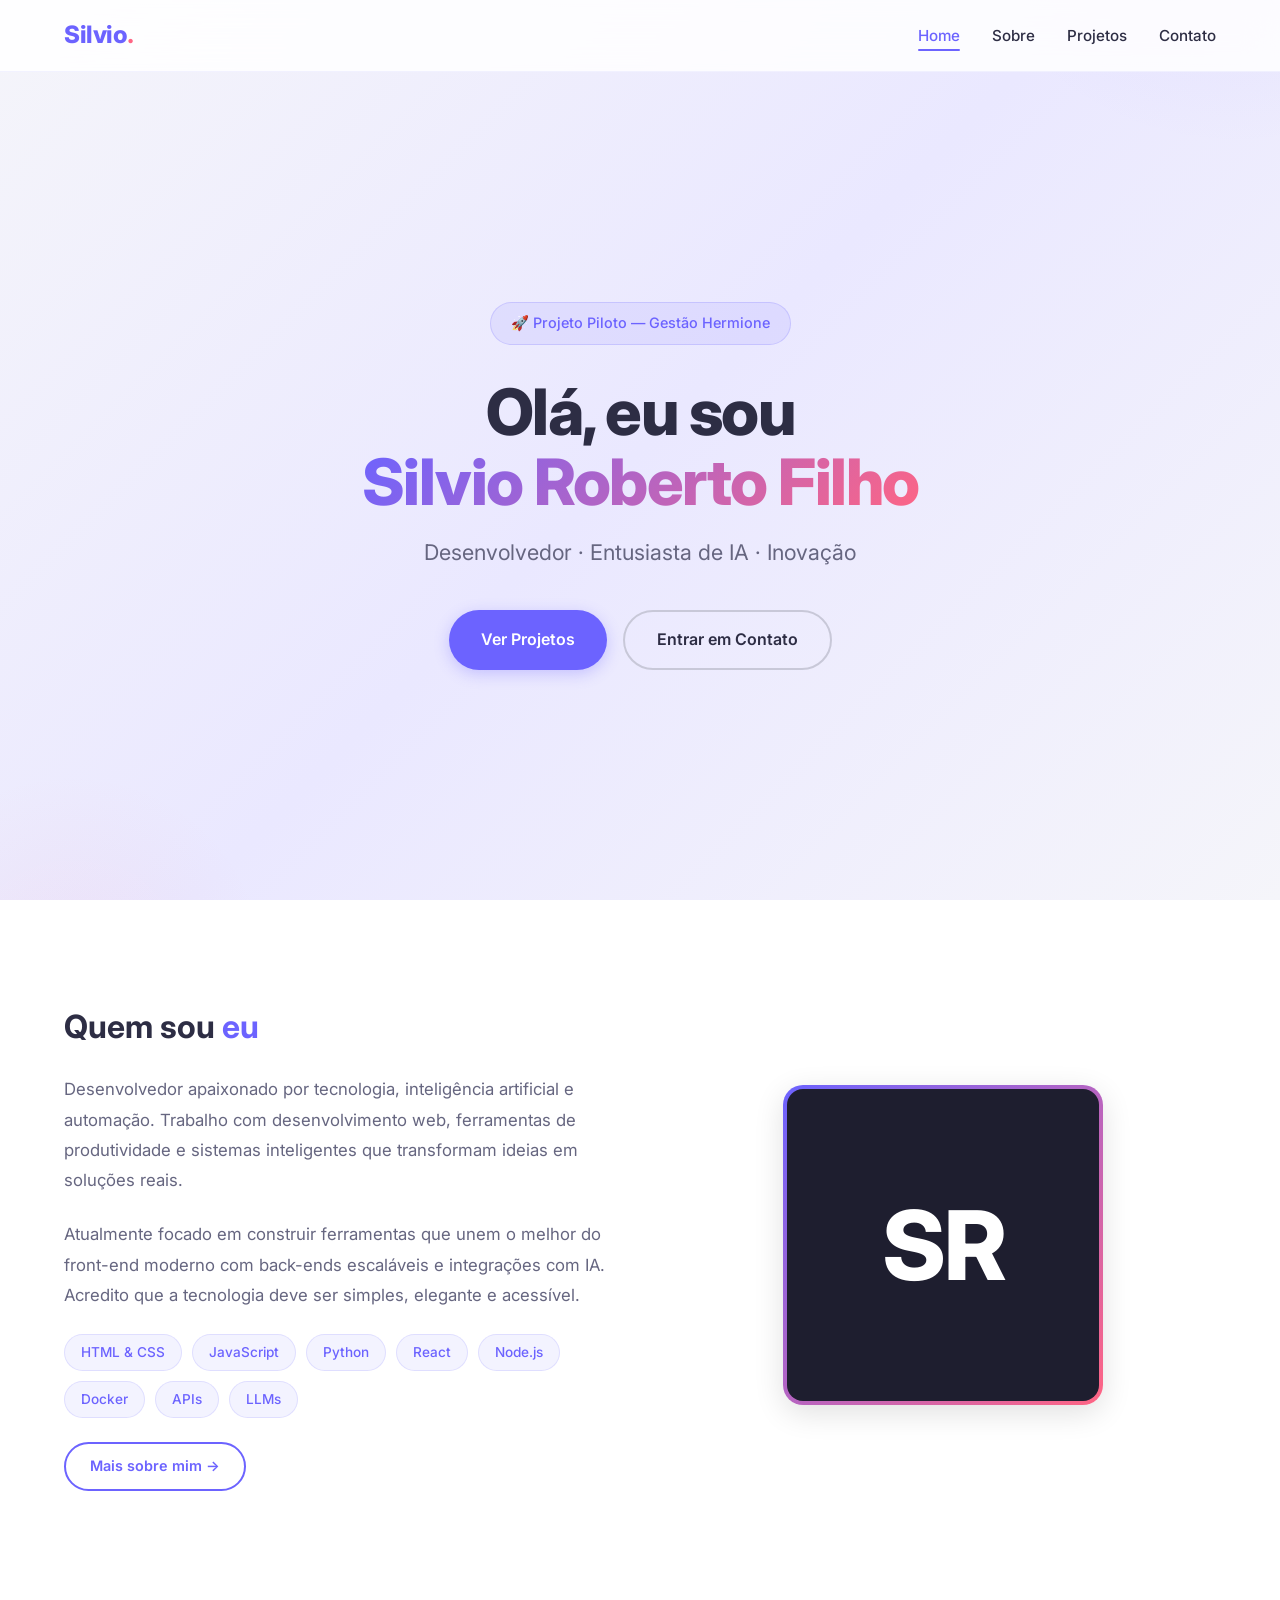
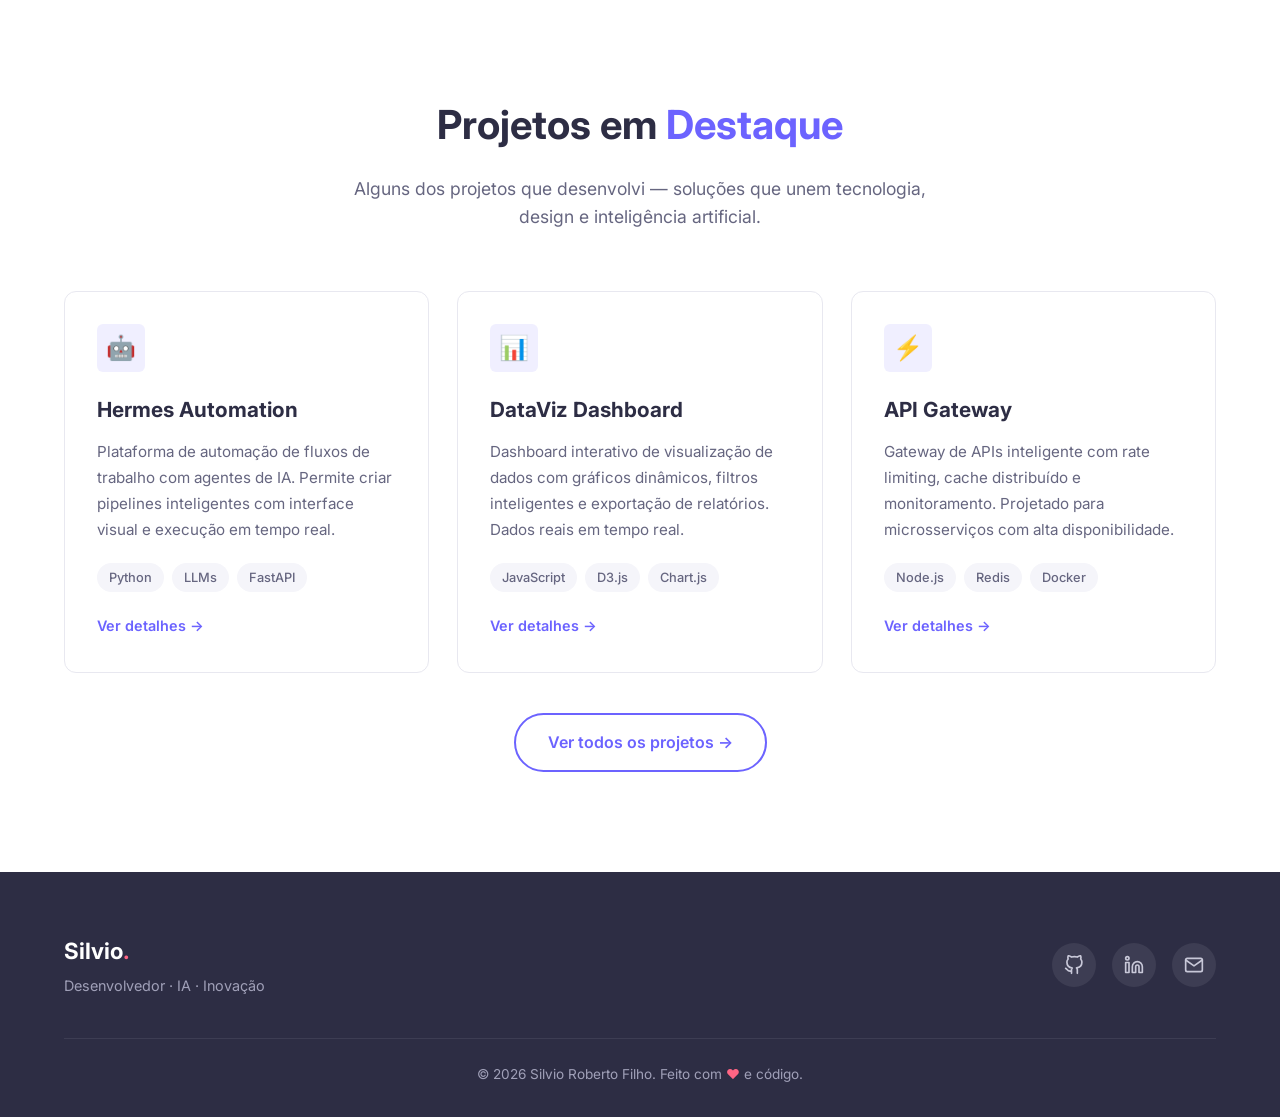
<file: index.html>
<!DOCTYPE html>
<html lang="pt-BR">
<head>
  <meta charset="UTF-8">
  <meta name="viewport" content="width=device-width, initial-scale=1.0">
  <meta name="description" content="Silvio Roberto Filho — Desenvolvedor, entusiasta de tecnologia e IA. Conheça meus projetos e entre em contato.">
  <title>Silvio Roberto Filho — Desenvolvedor & IA</title>
  <link rel="icon" type="image/svg+xml" href="data:image/svg+xml,<svg xmlns='http://www.w3.org/2000/svg' viewBox='0 0 100 100'><text y='0.9em' font-size='90'>🚀</text></svg>">
  <link rel="preconnect" href="https://fonts.googleapis.com">
  <link rel="preconnect" href="https://fonts.gstatic.com" crossorigin>
  <link href="https://fonts.googleapis.com/css2?family=Inter:wght@400;500;600;700;800&display=swap" rel="stylesheet">
  <link rel="stylesheet" href="css/style.css">
</head>
<body>

  <!-- ===== Navbar ===== -->
  <nav class="navbar" role="navigation" aria-label="Navegação principal">
    <div class="container">
      <a href="index.html" class="logo">Silvio<span>.</span></a>
      <button class="hamburger" aria-label="Abrir menu" aria-expanded="false">
        <span></span>
        <span></span>
        <span></span>
      </button>
      <ul class="nav-links">
        <li><a href="index.html" class="active">Home</a></li>
        <li><a href="sobre.html">Sobre</a></li>
        <li><a href="projetos.html">Projetos</a></li>
        <li><a href="contato.html">Contato</a></li>
      </ul>
    </div>
  </nav>

  <!-- ===== Hero Section ===== -->
  <section class="hero" id="home">
    <div class="hero-content">
      <div class="hero-badge">🚀 Projeto Piloto — Gestão Hermione</div>
      <h1 class="hero-title">
        Olá, eu sou<br>
        <span class="highlight">Silvio Roberto Filho</span>
      </h1>
      <p class="hero-subtitle">Desenvolvedor · Entusiasta de IA · Inovação</p>
      <div class="hero-actions">
        <a href="projetos.html" class="btn btn-primary">Ver Projetos</a>
        <a href="contato.html" class="btn btn-secondary">Entrar em Contato</a>
      </div>
    </div>
  </section>

  <!-- ===== About Preview ===== -->
  <section class="section about-preview" id="about">
    <div class="container">
      <div class="about-preview-content">
        <h2>Quem sou <span class="highlight">eu</span></h2>
        <p>
          Desenvolvedor apaixonado por tecnologia, inteligência artificial e automação.
          Trabalho com desenvolvimento web, ferramentas de produtividade e sistemas inteligentes
          que transformam ideias em soluções reais.
        </p>
        <p>
          Atualmente focado em construir ferramentas que unem o melhor do front-end moderno
          com back-ends escaláveis e integrações com IA. Acredito que a tecnologia deve ser
          simples, elegante e acessível.
        </p>
        <div class="skills-tags">
          <span class="skill-tag">HTML & CSS</span>
          <span class="skill-tag">JavaScript</span>
          <span class="skill-tag">Python</span>
          <span class="skill-tag">React</span>
          <span class="skill-tag">Node.js</span>
          <span class="skill-tag">Docker</span>
          <span class="skill-tag">APIs</span>
          <span class="skill-tag">LLMs</span>
        </div>
        <a href="sobre.html" class="btn btn-outline btn-sm" style="margin-top: 24px;">Mais sobre mim →</a>
      </div>
      <div class="about-preview-image">
        <div class="avatar-placeholder">
          <span class="initials">SR</span>
        </div>
      </div>
    </div>
  </section>

  <!-- ===== Featured Projects ===== -->
  <section class="section projects" id="projects">
    <div class="container">
      <h2 class="section-title">Projetos em <span class="highlight">Destaque</span></h2>
      <p class="section-subtitle">
        Alguns dos projetos que desenvolvi — soluções que unem tecnologia, design e inteligência artificial.
      </p>

      <div class="projects-grid">
        <div class="project-card">
          <div class="project-icon">🤖</div>
          <h3>Hermes Automation</h3>
          <p>Plataforma de automação de fluxos de trabalho com agentes de IA. Permite criar pipelines inteligentes com interface visual e execução em tempo real.</p>
          <div class="project-tags">
            <span>Python</span>
            <span>LLMs</span>
            <span>FastAPI</span>
          </div>
          <a href="projetos.html" class="project-link">Ver detalhes →</a>
        </div>

        <div class="project-card">
          <div class="project-icon">📊</div>
          <h3>DataViz Dashboard</h3>
          <p>Dashboard interativo de visualização de dados com gráficos dinâmicos, filtros inteligentes e exportação de relatórios. Dados reais em tempo real.</p>
          <div class="project-tags">
            <span>JavaScript</span>
            <span>D3.js</span>
            <span>Chart.js</span>
          </div>
          <a href="projetos.html" class="project-link">Ver detalhes →</a>
        </div>

        <div class="project-card">
          <div class="project-icon">⚡</div>
          <h3>API Gateway</h3>
          <p>Gateway de APIs inteligente com rate limiting, cache distribuído e monitoramento. Projetado para microsserviços com alta disponibilidade.</p>
          <div class="project-tags">
            <span>Node.js</span>
            <span>Redis</span>
            <span>Docker</span>
          </div>
          <a href="projetos.html" class="project-link">Ver detalhes →</a>
        </div>
      </div>

      <div style="text-align: center; margin-top: 40px;">
        <a href="projetos.html" class="btn btn-outline">Ver todos os projetos →</a>
      </div>
    </div>
  </section>

  <!-- ===== Footer ===== -->
  <footer class="footer" id="contact">
    <div class="container">
      <div class="footer-content">
        <div class="footer-brand">
          <h3>Silvio<span>.</span></h3>
          <p>Desenvolvedor · IA · Inovação</p>
        </div>
        <div class="footer-social">
          <a href="https://github.com" target="_blank" rel="noopener noreferrer" aria-label="GitHub">
            <svg width="20" height="20" viewBox="0 0 24 24" fill="none" stroke="currentColor" stroke-width="2" stroke-linecap="round" stroke-linejoin="round"><path d="M9 19c-5 1.5-5-2.5-7-3m14 6v-3.87a3.37 3.37 0 0 0-.94-2.61c3.14-.35 6.44-1.54 6.44-7A5.44 5.44 0 0 0 20 4.77 5.07 5.07 0 0 0 19.91 1S18.73.65 16 2.48a13.38 13.38 0 0 0-7 0C6.27.65 5.09 1 5.09 1A5.07 5.07 0 0 0 5 4.77a5.44 5.44 0 0 0-1.5 3.78c0 5.42 3.3 6.61 6.44 7A3.37 3.37 0 0 0 9 18.13V22"/></svg>
          </a>
          <a href="https://linkedin.com" target="_blank" rel="noopener noreferrer" aria-label="LinkedIn">
            <svg width="20" height="20" viewBox="0 0 24 24" fill="none" stroke="currentColor" stroke-width="2" stroke-linecap="round" stroke-linejoin="round"><path d="M16 8a6 6 0 0 1 6 6v7h-4v-7a2 2 0 0 0-2-2 2 2 0 0 0-2 2v7h-4v-7a6 6 0 0 1 6-6z"/><rect x="2" y="9" width="4" height="12"/><circle cx="4" cy="4" r="2"/></svg>
          </a>
          <a href="mailto:silvio@exemplo.com" aria-label="Email">
            <svg width="20" height="20" viewBox="0 0 24 24" fill="none" stroke="currentColor" stroke-width="2" stroke-linecap="round" stroke-linejoin="round"><path d="M4 4h16c1.1 0 2 .9 2 2v12c0 1.1-.9 2-2 2H4c-1.1 0-2-.9-2-2V6c0-1.1.9-2 2-2z"/><polyline points="22,6 12,13 2,6"/></svg>
          </a>
        </div>
      </div>
      <div class="footer-bottom">
        <p>&copy; <span id="currentYear">2025</span> Silvio Roberto Filho. Feito com <span style="color: var(--color-secondary);">❤</span> e código.</p>
      </div>
    </div>
  </footer>

  <!-- ===== Scroll to Top ===== -->
  <button class="scroll-top" aria-label="Voltar ao topo">
    <svg width="20" height="20" viewBox="0 0 24 24" fill="none" stroke="currentColor" stroke-width="2.5" stroke-linecap="round" stroke-linejoin="round"><polyline points="18 15 12 9 6 15"/></svg>
  </button>

  <script src="js/script.js"></script>
</body>
</html>
</file>
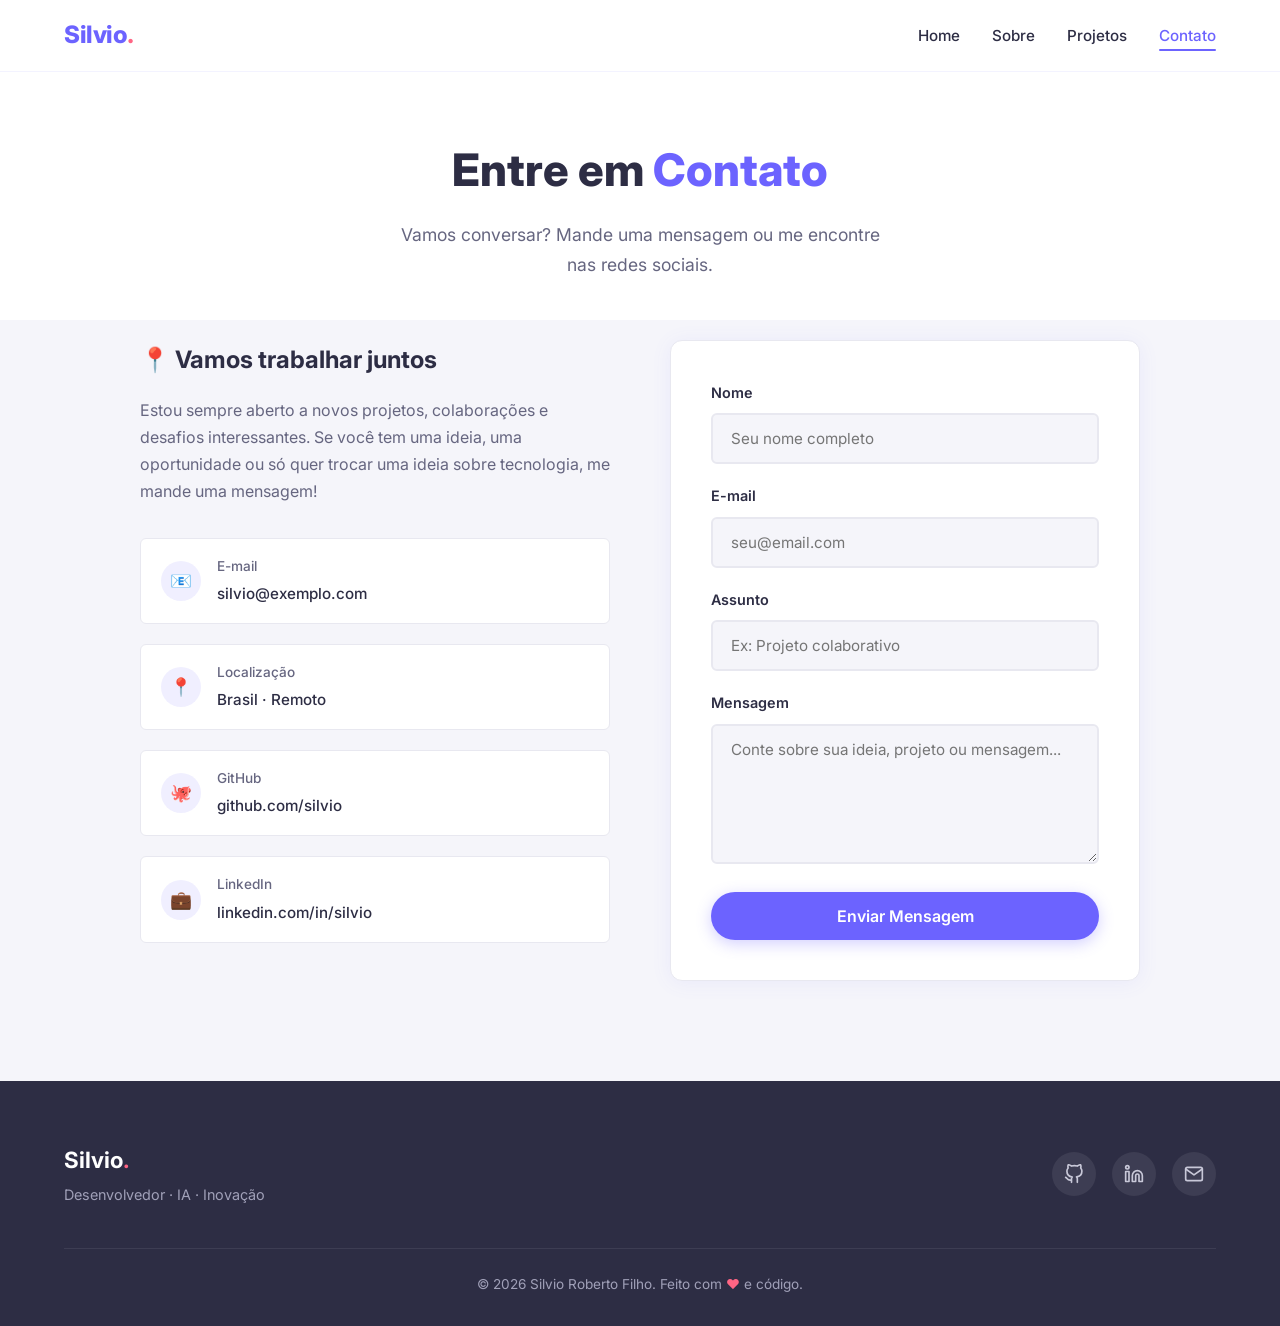
<file: contato.html>
<!DOCTYPE html>
<html lang="pt-BR">
<head>
  <meta charset="UTF-8">
  <meta name="viewport" content="width=device-width, initial-scale=1.0">
  <meta name="description" content="Entre em contato com Silvio Roberto Filho — formulário, e-mail e redes sociais.">
  <title>Contato — Silvio Roberto Filho</title>
  <link rel="icon" type="image/svg+xml" href="data:image/svg+xml,<svg xmlns='http://www.w3.org/2000/svg' viewBox='0 0 100 100'><text y='0.9em' font-size='90'>🚀</text></svg>">
  <link rel="preconnect" href="https://fonts.googleapis.com">
  <link rel="preconnect" href="https://fonts.gstatic.com" crossorigin>
  <link href="https://fonts.googleapis.com/css2?family=Inter:wght@400;500;600;700;800&display=swap" rel="stylesheet">
  <link rel="stylesheet" href="css/style.css">
</head>
<body>

  <!-- ===== Navbar ===== -->
  <nav class="navbar" role="navigation" aria-label="Navegação principal">
    <div class="container">
      <a href="index.html" class="logo">Silvio<span>.</span></a>
      <button class="hamburger" aria-label="Abrir menu" aria-expanded="false">
        <span></span>
        <span></span>
        <span></span>
      </button>
      <ul class="nav-links">
        <li><a href="index.html">Home</a></li>
        <li><a href="sobre.html">Sobre</a></li>
        <li><a href="projetos.html">Projetos</a></li>
        <li><a href="contato.html" class="active">Contato</a></li>
      </ul>
    </div>
  </nav>

  <!-- ===== Page Header ===== -->
  <section class="page-header">
    <div class="container">
      <h1>Entre em <span class="highlight">Contato</span></h1>
      <p>Vamos conversar? Mande uma mensagem ou me encontre nas redes sociais.</p>
    </div>
  </section>

  <!-- ===== Contact Section ===== -->
  <section class="section contact-section" style="padding-top: 20px;">
    <div class="container">
      <div class="contact-wrapper">

        <!-- Contact Info -->
        <div class="contact-info">
          <h3>📍 Vamos trabalhar juntos</h3>
          <p>
            Estou sempre aberto a novos projetos, colaborações e desafios interessantes.
            Se você tem uma ideia, uma oportunidade ou só quer trocar uma ideia sobre
            tecnologia, me mande uma mensagem!
          </p>

          <div class="contact-item">
            <div class="contact-item-icon">📧</div>
            <div class="contact-item-text">
              <strong>E-mail</strong>
              <a href="mailto:silvio@exemplo.com">silvio@exemplo.com</a>
            </div>
          </div>

          <div class="contact-item">
            <div class="contact-item-icon">📍</div>
            <div class="contact-item-text">
              <strong>Localização</strong>
              <span>Brasil · Remoto</span>
            </div>
          </div>

          <div class="contact-item">
            <div class="contact-item-icon">🐙</div>
            <div class="contact-item-text">
              <strong>GitHub</strong>
              <a href="https://github.com" target="_blank" rel="noopener noreferrer">github.com/silvio</a>
            </div>
          </div>

          <div class="contact-item">
            <div class="contact-item-icon">💼</div>
            <div class="contact-item-text">
              <strong>LinkedIn</strong>
              <a href="https://linkedin.com" target="_blank" rel="noopener noreferrer">linkedin.com/in/silvio</a>
            </div>
          </div>
        </div>

        <!-- Contact Form -->
        <div class="contact-form" id="contactFormWrapper">
          <form id="contactForm" novalidate>
            <div class="form-group">
              <label for="nome">Nome</label>
              <input type="text" id="nome" name="nome" placeholder="Seu nome completo" required autocomplete="name">
            </div>

            <div class="form-group">
              <label for="email">E-mail</label>
              <input type="email" id="email" name="email" placeholder="seu@email.com" required autocomplete="email">
            </div>

            <div class="form-group">
              <label for="assunto">Assunto</label>
              <input type="text" id="assunto" name="assunto" placeholder="Ex: Projeto colaborativo" autocomplete="off">
            </div>

            <div class="form-group">
              <label for="mensagem">Mensagem</label>
              <textarea id="mensagem" name="mensagem" placeholder="Conte sobre sua ideia, projeto ou mensagem..." required></textarea>
            </div>

            <button type="submit" class="btn btn-primary" style="width: 100%; justify-content: center;">
              Enviar Mensagem
            </button>
          </form>

          <!-- Success Message -->
          <div class="form-success" id="formSuccess">
            <div class="success-icon">✅</div>
            <h3>Mensagem enviada!</h3>
            <p>Obrigado pelo contato! Responderei assim que possível.</p>
          </div>
        </div>

      </div>
    </div>
  </section>

  <!-- ===== Footer ===== -->
  <footer class="footer">
    <div class="container">
      <div class="footer-content">
        <div class="footer-brand">
          <h3>Silvio<span>.</span></h3>
          <p>Desenvolvedor · IA · Inovação</p>
        </div>
        <div class="footer-social">
          <a href="https://github.com" target="_blank" rel="noopener noreferrer" aria-label="GitHub">
            <svg width="20" height="20" viewBox="0 0 24 24" fill="none" stroke="currentColor" stroke-width="2" stroke-linecap="round" stroke-linejoin="round"><path d="M9 19c-5 1.5-5-2.5-7-3m14 6v-3.87a3.37 3.37 0 0 0-.94-2.61c3.14-.35 6.44-1.54 6.44-7A5.44 5.44 0 0 0 20 4.77 5.07 5.07 0 0 0 19.91 1S18.73.65 16 2.48a13.38 13.38 0 0 0-7 0C6.27.65 5.09 1 5.09 1A5.07 5.07 0 0 0 5 4.77a5.44 5.44 0 0 0-1.5 3.78c0 5.42 3.3 6.61 6.44 7A3.37 3.37 0 0 0 9 18.13V22"/></svg>
          </a>
          <a href="https://linkedin.com" target="_blank" rel="noopener noreferrer" aria-label="LinkedIn">
            <svg width="20" height="20" viewBox="0 0 24 24" fill="none" stroke="currentColor" stroke-width="2" stroke-linecap="round" stroke-linejoin="round"><path d="M16 8a6 6 0 0 1 6 6v7h-4v-7a2 2 0 0 0-2-2 2 2 0 0 0-2 2v7h-4v-7a6 6 0 0 1 6-6z"/><rect x="2" y="9" width="4" height="12"/><circle cx="4" cy="4" r="2"/></svg>
          </a>
          <a href="mailto:silvio@exemplo.com" aria-label="Email">
            <svg width="20" height="20" viewBox="0 0 24 24" fill="none" stroke="currentColor" stroke-width="2" stroke-linecap="round" stroke-linejoin="round"><path d="M4 4h16c1.1 0 2 .9 2 2v12c0 1.1-.9 2-2 2H4c-1.1 0-2-.9-2-2V6c0-1.1.9-2 2-2z"/><polyline points="22,6 12,13 2,6"/></svg>
          </a>
        </div>
      </div>
      <div class="footer-bottom">
        <p>&copy; <span id="currentYear">2025</span> Silvio Roberto Filho. Feito com <span style="color: var(--color-secondary);">❤</span> e código.</p>
      </div>
    </div>
  </footer>

  <!-- ===== Scroll to Top ===== -->
  <button class="scroll-top" aria-label="Voltar ao topo">
    <svg width="20" height="20" viewBox="0 0 24 24" fill="none" stroke="currentColor" stroke-width="2.5" stroke-linecap="round" stroke-linejoin="round"><polyline points="18 15 12 9 6 15"/></svg>
  </button>

  <script src="js/script.js"></script>
</body>
</html>
</file>
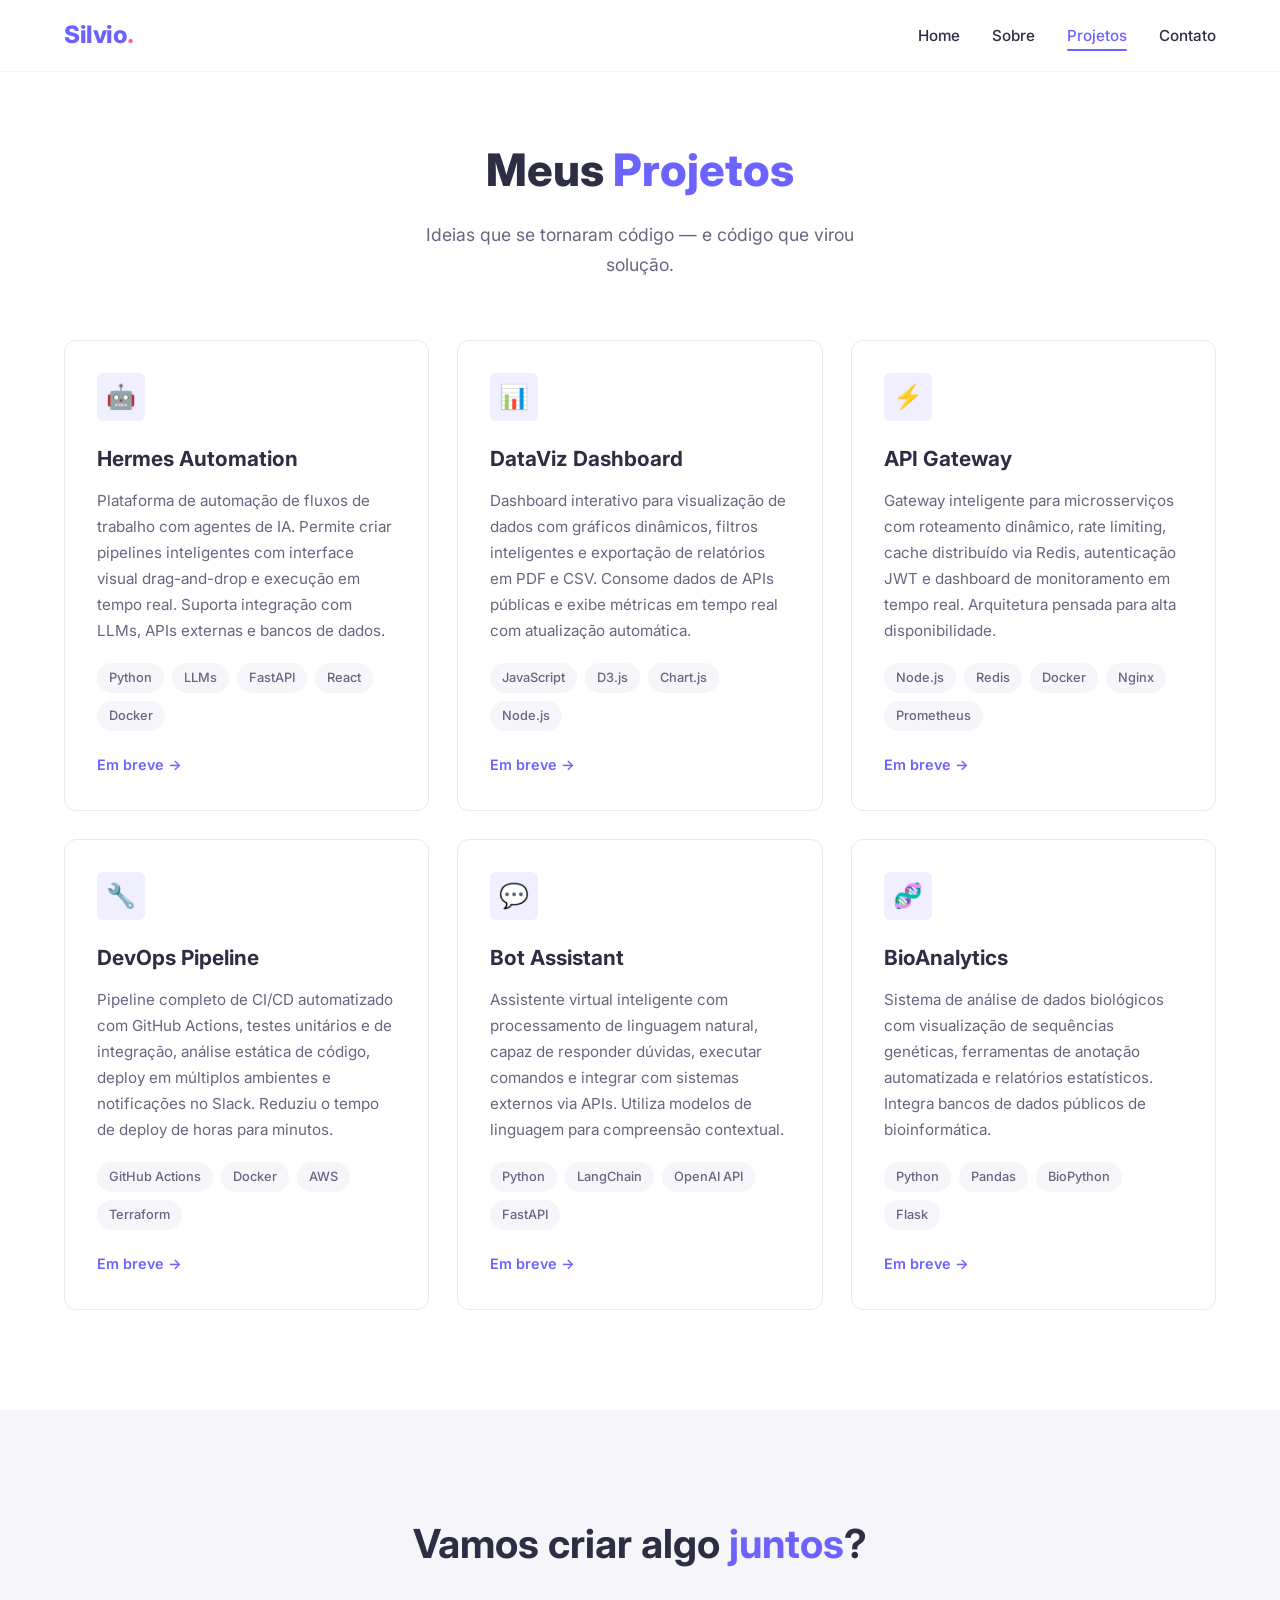
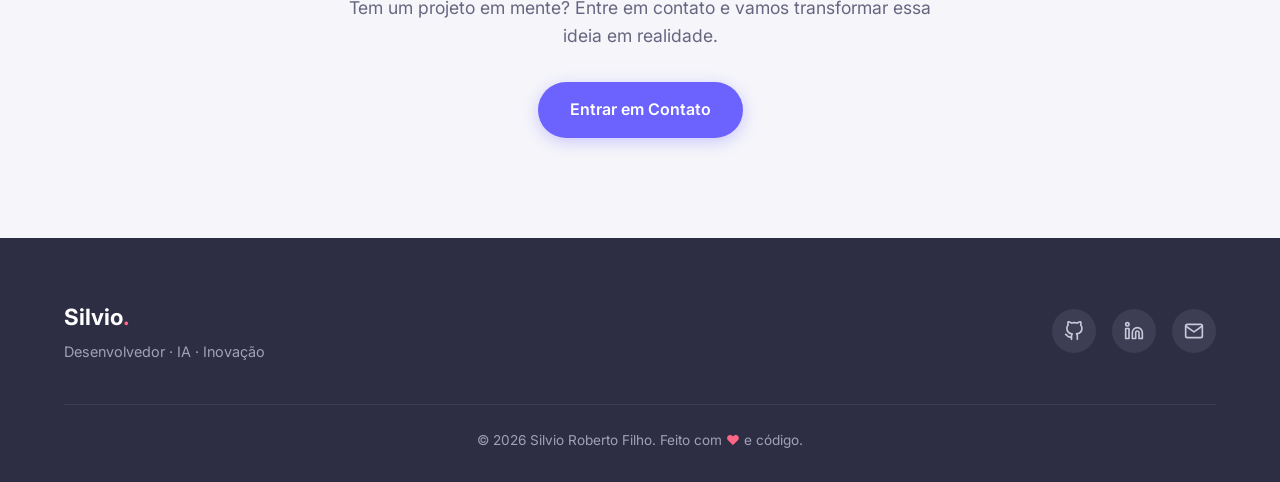
<file: projetos.html>
<!DOCTYPE html>
<html lang="pt-BR">
<head>
  <meta charset="UTF-8">
  <meta name="viewport" content="width=device-width, initial-scale=1.0">
  <meta name="description" content="Portfólio de projetos de Silvio Roberto Filho — automação, dashboards, APIs e muito mais.">
  <title>Projetos — Silvio Roberto Filho</title>
  <link rel="icon" type="image/svg+xml" href="data:image/svg+xml,<svg xmlns='http://www.w3.org/2000/svg' viewBox='0 0 100 100'><text y='0.9em' font-size='90'>🚀</text></svg>">
  <link rel="preconnect" href="https://fonts.googleapis.com">
  <link rel="preconnect" href="https://fonts.gstatic.com" crossorigin>
  <link href="https://fonts.googleapis.com/css2?family=Inter:wght@400;500;600;700;800&display=swap" rel="stylesheet">
  <link rel="stylesheet" href="css/style.css">
</head>
<body>

  <!-- ===== Navbar ===== -->
  <nav class="navbar" role="navigation" aria-label="Navegação principal">
    <div class="container">
      <a href="index.html" class="logo">Silvio<span>.</span></a>
      <button class="hamburger" aria-label="Abrir menu" aria-expanded="false">
        <span></span>
        <span></span>
        <span></span>
      </button>
      <ul class="nav-links">
        <li><a href="index.html">Home</a></li>
        <li><a href="sobre.html">Sobre</a></li>
        <li><a href="projetos.html" class="active">Projetos</a></li>
        <li><a href="contato.html">Contato</a></li>
      </ul>
    </div>
  </nav>

  <!-- ===== Page Header ===== -->
  <section class="page-header">
    <div class="container">
      <h1>Meus <span class="highlight">Projetos</span></h1>
      <p>Ideias que se tornaram código — e código que virou solução.</p>
    </div>
  </section>

  <!-- ===== Projects Grid ===== -->
  <section class="section" style="padding-top: 20px; background: var(--color-white);">
    <div class="container">
      <div class="projects-grid">

        <!-- Project 1 -->
        <div class="project-card">
          <div class="project-icon">🤖</div>
          <h3>Hermes Automation</h3>
          <p>Plataforma de automação de fluxos de trabalho com agentes de IA. Permite criar pipelines inteligentes com interface visual drag-and-drop e execução em tempo real. Suporta integração com LLMs, APIs externas e bancos de dados.</p>
          <div class="project-tags">
            <span>Python</span>
            <span>LLMs</span>
            <span>FastAPI</span>
            <span>React</span>
            <span>Docker</span>
          </div>
          <a href="#" class="project-link">Em breve →</a>
        </div>

        <!-- Project 2 -->
        <div class="project-card">
          <div class="project-icon">📊</div>
          <h3>DataViz Dashboard</h3>
          <p>Dashboard interativo para visualização de dados com gráficos dinâmicos, filtros inteligentes e exportação de relatórios em PDF e CSV. Consome dados de APIs públicas e exibe métricas em tempo real com atualização automática.</p>
          <div class="project-tags">
            <span>JavaScript</span>
            <span>D3.js</span>
            <span>Chart.js</span>
            <span>Node.js</span>
          </div>
          <a href="#" class="project-link">Em breve →</a>
        </div>

        <!-- Project 3 -->
        <div class="project-card">
          <div class="project-icon">⚡</div>
          <h3>API Gateway</h3>
          <p>Gateway inteligente para microsserviços com roteamento dinâmico, rate limiting, cache distribuído via Redis, autenticação JWT e dashboard de monitoramento em tempo real. Arquitetura pensada para alta disponibilidade.</p>
          <div class="project-tags">
            <span>Node.js</span>
            <span>Redis</span>
            <span>Docker</span>
            <span>Nginx</span>
            <span>Prometheus</span>
          </div>
          <a href="#" class="project-link">Em breve →</a>
        </div>

        <!-- Project 4 -->
        <div class="project-card">
          <div class="project-icon">🔧</div>
          <h3>DevOps Pipeline</h3>
          <p>Pipeline completo de CI/CD automatizado com GitHub Actions, testes unitários e de integração, análise estática de código, deploy em múltiplos ambientes e notificações no Slack. Reduziu o tempo de deploy de horas para minutos.</p>
          <div class="project-tags">
            <span>GitHub Actions</span>
            <span>Docker</span>
            <span>AWS</span>
            <span>Terraform</span>
          </div>
          <a href="#" class="project-link">Em breve →</a>
        </div>

        <!-- Project 5 -->
        <div class="project-card">
          <div class="project-icon">💬</div>
          <h3>Bot Assistant</h3>
          <p>Assistente virtual inteligente com processamento de linguagem natural, capaz de responder dúvidas, executar comandos e integrar com sistemas externos via APIs. Utiliza modelos de linguagem para compreensão contextual.</p>
          <div class="project-tags">
            <span>Python</span>
            <span>LangChain</span>
            <span>OpenAI API</span>
            <span>FastAPI</span>
          </div>
          <a href="#" class="project-link">Em breve →</a>
        </div>

        <!-- Project 6 -->
        <div class="project-card">
          <div class="project-icon">🧬</div>
          <h3>BioAnalytics</h3>
          <p>Sistema de análise de dados biológicos com visualização de sequências genéticas, ferramentas de anotação automatizada e relatórios estatísticos. Integra bancos de dados públicos de bioinformática.</p>
          <div class="project-tags">
            <span>Python</span>
            <span>Pandas</span>
            <span>BioPython</span>
            <span>Flask</span>
          </div>
          <a href="#" class="project-link">Em breve →</a>
        </div>

      </div>
    </div>
  </section>

  <!-- ===== Call to Action ===== -->
  <section class="section" style="background: var(--color-light); text-align: center;">
    <div class="container">
      <h2 class="section-title">Vamos criar algo <span class="highlight">juntos</span>?</h2>
      <p class="section-subtitle" style="margin-bottom: 32px;">
        Tem um projeto em mente? Entre em contato e vamos transformar essa ideia em realidade.
      </p>
      <a href="contato.html" class="btn btn-primary">Entrar em Contato</a>
    </div>
  </section>

  <!-- ===== Footer ===== -->
  <footer class="footer">
    <div class="container">
      <div class="footer-content">
        <div class="footer-brand">
          <h3>Silvio<span>.</span></h3>
          <p>Desenvolvedor · IA · Inovação</p>
        </div>
        <div class="footer-social">
          <a href="https://github.com" target="_blank" rel="noopener noreferrer" aria-label="GitHub">
            <svg width="20" height="20" viewBox="0 0 24 24" fill="none" stroke="currentColor" stroke-width="2" stroke-linecap="round" stroke-linejoin="round"><path d="M9 19c-5 1.5-5-2.5-7-3m14 6v-3.87a3.37 3.37 0 0 0-.94-2.61c3.14-.35 6.44-1.54 6.44-7A5.44 5.44 0 0 0 20 4.77 5.07 5.07 0 0 0 19.91 1S18.73.65 16 2.48a13.38 13.38 0 0 0-7 0C6.27.65 5.09 1 5.09 1A5.07 5.07 0 0 0 5 4.77a5.44 5.44 0 0 0-1.5 3.78c0 5.42 3.3 6.61 6.44 7A3.37 3.37 0 0 0 9 18.13V22"/></svg>
          </a>
          <a href="https://linkedin.com" target="_blank" rel="noopener noreferrer" aria-label="LinkedIn">
            <svg width="20" height="20" viewBox="0 0 24 24" fill="none" stroke="currentColor" stroke-width="2" stroke-linecap="round" stroke-linejoin="round"><path d="M16 8a6 6 0 0 1 6 6v7h-4v-7a2 2 0 0 0-2-2 2 2 0 0 0-2 2v7h-4v-7a6 6 0 0 1 6-6z"/><rect x="2" y="9" width="4" height="12"/><circle cx="4" cy="4" r="2"/></svg>
          </a>
          <a href="mailto:silvio@exemplo.com" aria-label="Email">
            <svg width="20" height="20" viewBox="0 0 24 24" fill="none" stroke="currentColor" stroke-width="2" stroke-linecap="round" stroke-linejoin="round"><path d="M4 4h16c1.1 0 2 .9 2 2v12c0 1.1-.9 2-2 2H4c-1.1 0-2-.9-2-2V6c0-1.1.9-2 2-2z"/><polyline points="22,6 12,13 2,6"/></svg>
          </a>
        </div>
      </div>
      <div class="footer-bottom">
        <p>&copy; <span id="currentYear">2025</span> Silvio Roberto Filho. Feito com <span style="color: var(--color-secondary);">❤</span> e código.</p>
      </div>
    </div>
  </footer>

  <!-- ===== Scroll to Top ===== -->
  <button class="scroll-top" aria-label="Voltar ao topo">
    <svg width="20" height="20" viewBox="0 0 24 24" fill="none" stroke="currentColor" stroke-width="2.5" stroke-linecap="round" stroke-linejoin="round"><polyline points="18 15 12 9 6 15"/></svg>
  </button>

  <script src="js/script.js"></script>
</body>
</html>
</file>
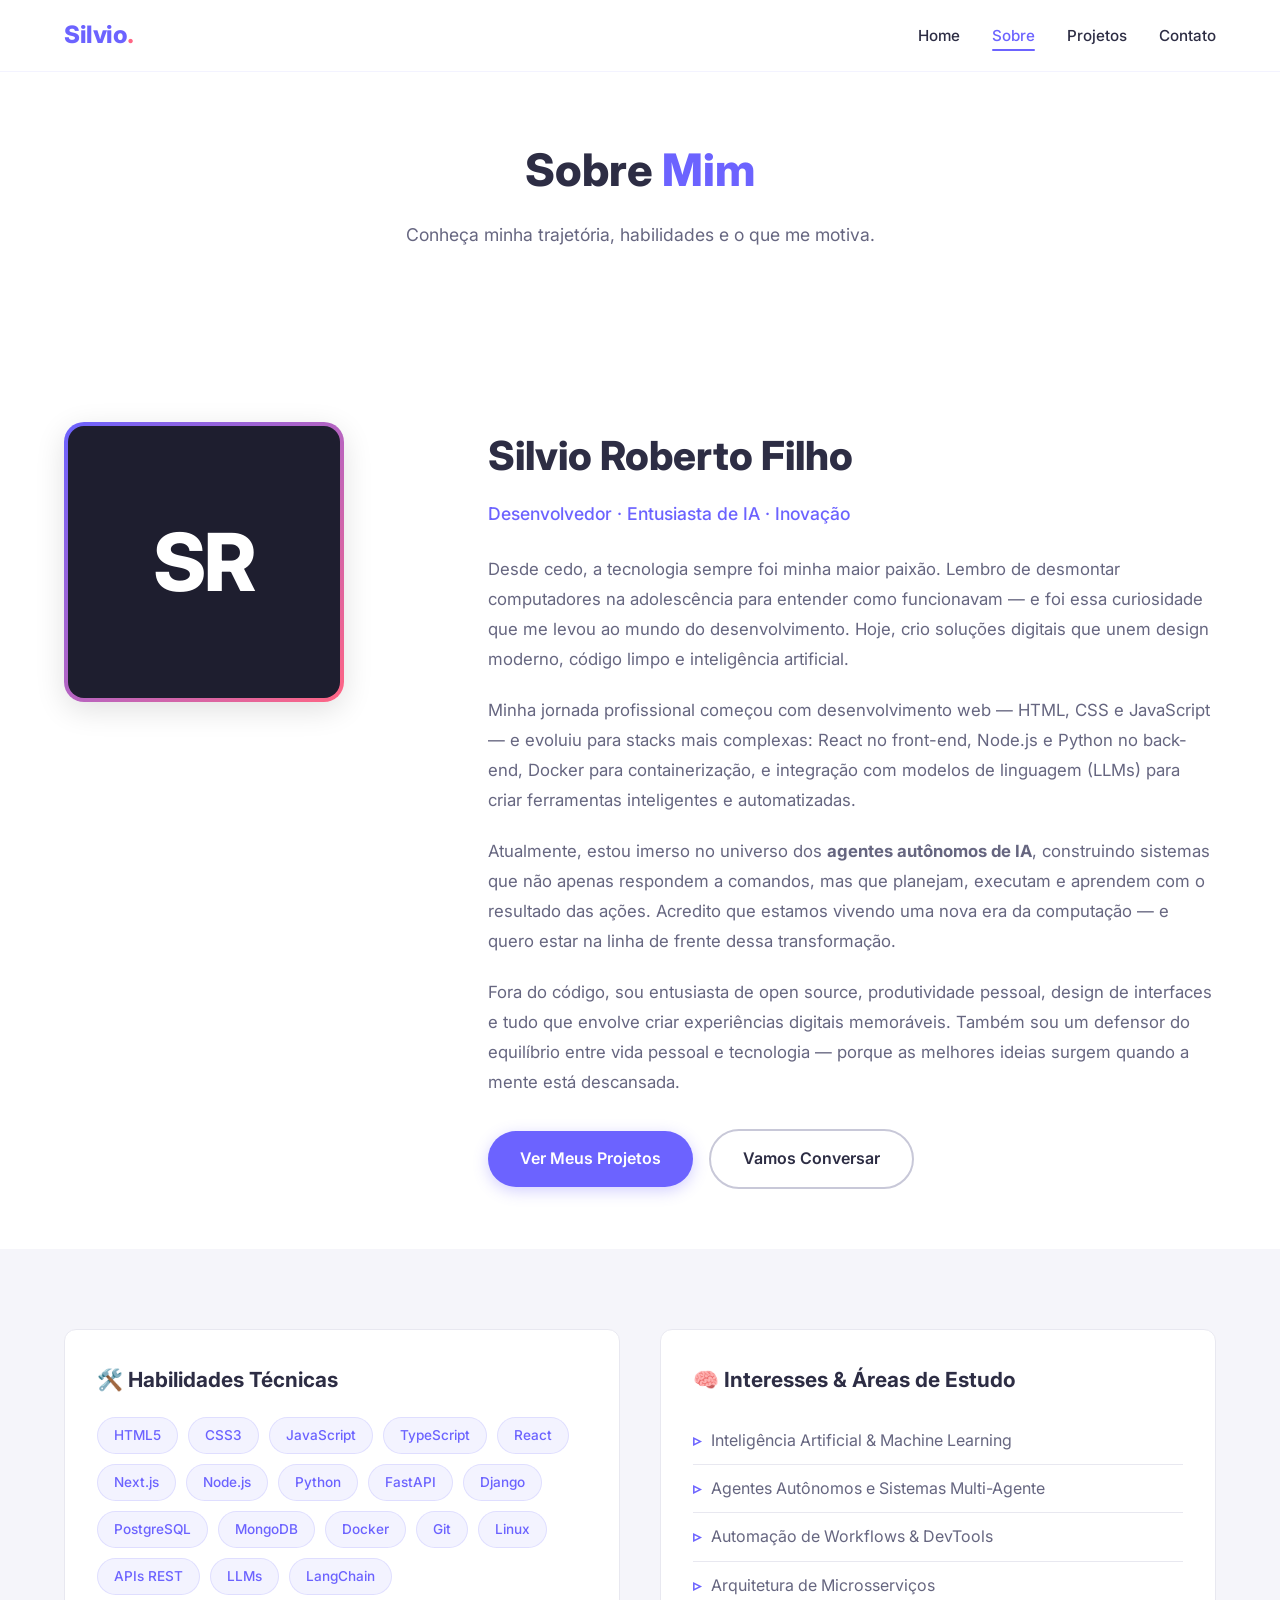
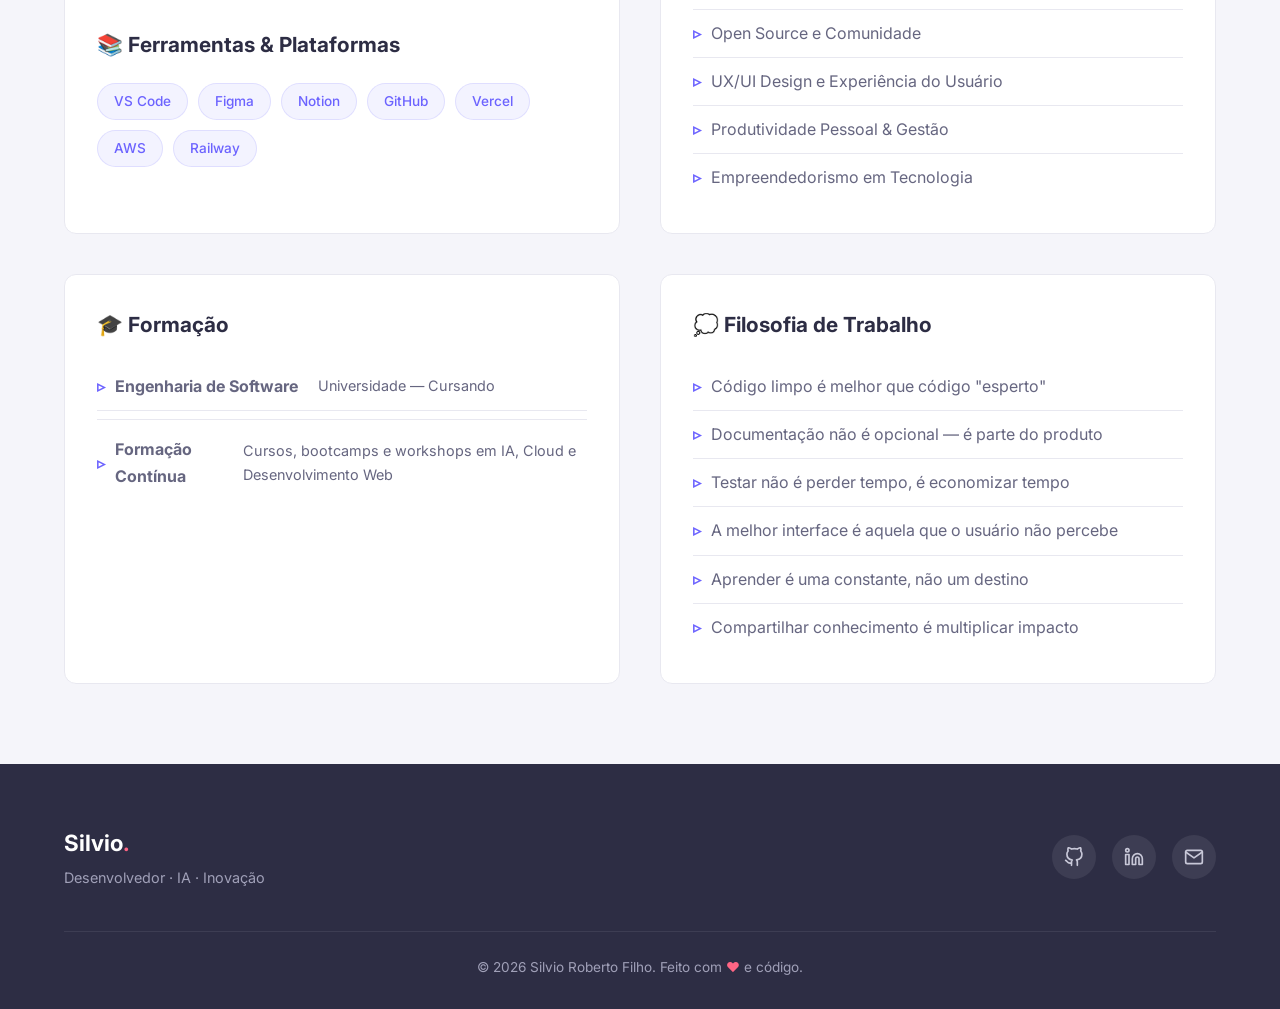
<file: sobre.html>
<!DOCTYPE html>
<html lang="pt-BR">
<head>
  <meta charset="UTF-8">
  <meta name="viewport" content="width=device-width, initial-scale=1.0">
  <meta name="description" content="Sobre Silvio Roberto Filho — desenvolvedor, entusiasta de tecnologia e IA. Conheça minha trajetória, skills e interesses.">
  <title>Sobre — Silvio Roberto Filho</title>
  <link rel="icon" type="image/svg+xml" href="data:image/svg+xml,<svg xmlns='http://www.w3.org/2000/svg' viewBox='0 0 100 100'><text y='0.9em' font-size='90'>🚀</text></svg>">
  <link rel="preconnect" href="https://fonts.googleapis.com">
  <link rel="preconnect" href="https://fonts.gstatic.com" crossorigin>
  <link href="https://fonts.googleapis.com/css2?family=Inter:wght@400;500;600;700;800&display=swap" rel="stylesheet">
  <link rel="stylesheet" href="css/style.css">
</head>
<body>

  <!-- ===== Navbar ===== -->
  <nav class="navbar" role="navigation" aria-label="Navegação principal">
    <div class="container">
      <a href="index.html" class="logo">Silvio<span>.</span></a>
      <button class="hamburger" aria-label="Abrir menu" aria-expanded="false">
        <span></span>
        <span></span>
        <span></span>
      </button>
      <ul class="nav-links">
        <li><a href="index.html">Home</a></li>
        <li><a href="sobre.html" class="active">Sobre</a></li>
        <li><a href="projetos.html">Projetos</a></li>
        <li><a href="contato.html">Contato</a></li>
      </ul>
    </div>
  </nav>

  <!-- ===== Page Header ===== -->
  <section class="page-header">
    <div class="container">
      <h1>Sobre <span class="highlight">Mim</span></h1>
      <p>Conheça minha trajetória, habilidades e o que me motiva.</p>
    </div>
  </section>

  <!-- ===== About Hero ===== -->
  <section class="about-hero">
    <div class="container">
      <div class="about-avatar">
        <div class="avatar-placeholder" style="width: 280px; height: 280px; font-size: 5rem;">
          <span class="initials">SR</span>
        </div>
      </div>
      <div class="about-bio">
        <h1>Silvio Roberto Filho</h1>
        <p class="bio-subtitle">Desenvolvedor · Entusiasta de IA · Inovação</p>

        <p>
          Desde cedo, a tecnologia sempre foi minha maior paixão. Lembro de desmontar computadores 
          na adolescência para entender como funcionavam — e foi essa curiosidade que me levou 
          ao mundo do desenvolvimento. Hoje, crio soluções digitais que unem design moderno, 
          código limpo e inteligência artificial.
        </p>

        <p>
          Minha jornada profissional começou com desenvolvimento web — HTML, CSS e JavaScript — 
          e evoluiu para stacks mais complexas: React no front-end, Node.js e Python no back-end, 
          Docker para containerização, e integração com modelos de linguagem (LLMs) para criar 
          ferramentas inteligentes e automatizadas.
        </p>

        <p>
          Atualmente, estou imerso no universo dos <strong>agentes autônomos de IA</strong>, 
          construindo sistemas que não apenas respondem a comandos, mas que planejam, executam 
          e aprendem com o resultado das ações. Acredito que estamos vivendo uma nova era da 
          computação — e quero estar na linha de frente dessa transformação.
        </p>

        <p>
          Fora do código, sou entusiasta de open source, produtividade pessoal, 
          design de interfaces e tudo que envolve criar experiências digitais memoráveis. 
          Também sou um defensor do equilíbrio entre vida pessoal e tecnologia — 
          porque as melhores ideias surgem quando a mente está descansada.
        </p>

        <div style="margin-top: 32px;">
          <a href="projetos.html" class="btn btn-primary">Ver Meus Projetos</a>
          <a href="contato.html" class="btn btn-secondary" style="margin-left: 12px;">Vamos Conversar</a>
        </div>
      </div>
    </div>
  </section>

  <!-- ===== Skills & Interests ===== -->
  <section class="about-details">
    <div class="container">
      <div class="about-grid">
        <!-- Skills Card -->
        <div class="about-card">
          <h3>🛠️ Habilidades Técnicas</h3>
          <div class="skills-tags" style="margin-bottom: 24px;">
            <span class="skill-tag">HTML5</span>
            <span class="skill-tag">CSS3</span>
            <span class="skill-tag">JavaScript</span>
            <span class="skill-tag">TypeScript</span>
            <span class="skill-tag">React</span>
            <span class="skill-tag">Next.js</span>
            <span class="skill-tag">Node.js</span>
            <span class="skill-tag">Python</span>
            <span class="skill-tag">FastAPI</span>
            <span class="skill-tag">Django</span>
            <span class="skill-tag">PostgreSQL</span>
            <span class="skill-tag">MongoDB</span>
            <span class="skill-tag">Docker</span>
            <span class="skill-tag">Git</span>
            <span class="skill-tag">Linux</span>
            <span class="skill-tag">APIs REST</span>
            <span class="skill-tag">LLMs</span>
            <span class="skill-tag">LangChain</span>
          </div>

          <h3 style="margin-top: 32px;">📚 Ferramentas & Plataformas</h3>
          <div class="skills-tags">
            <span class="skill-tag">VS Code</span>
            <span class="skill-tag">Figma</span>
            <span class="skill-tag">Notion</span>
            <span class="skill-tag">GitHub</span>
            <span class="skill-tag">Vercel</span>
            <span class="skill-tag">AWS</span>
            <span class="skill-tag">Railway</span>
          </div>
        </div>

        <!-- Interests Card -->
        <div class="about-card">
          <h3>🧠 Interesses & Áreas de Estudo</h3>
          <ul>
            <li>Inteligência Artificial & Machine Learning</li>
            <li>Agentes Autônomos e Sistemas Multi-Agente</li>
            <li>Automação de Workflows & DevTools</li>
            <li>Arquitetura de Microsserviços</li>
            <li>Open Source e Comunidade</li>
            <li>UX/UI Design e Experiência do Usuário</li>
            <li>Produtividade Pessoal & Gestão</li>
            <li>Empreendedorismo em Tecnologia</li>
          </ul>
        </div>

        <!-- Education Card -->
        <div class="about-card">
          <h3>🎓 Formação</h3>
          <ul>
            <li>
              <strong>Engenharia de Software</strong><br>
              <span style="color: var(--color-text-light); font-size: 0.9rem;">Universidade — Cursando</span>
            </li>
            <li style="border-top: 1px solid var(--color-gray-100); margin-top: 8px; padding-top: 16px;">
              <strong>Formação Contínua</strong><br>
              <span style="color: var(--color-text-light); font-size: 0.9rem;">Cursos, bootcamps e workshops em IA, Cloud e Desenvolvimento Web</span>
            </li>
          </ul>
        </div>

        <!-- Philosophy Card -->
        <div class="about-card">
          <h3>💭 Filosofia de Trabalho</h3>
          <ul>
            <li>Código limpo é melhor que código "esperto"</li>
            <li>Documentação não é opcional — é parte do produto</li>
            <li>Testar não é perder tempo, é economizar tempo</li>
            <li>A melhor interface é aquela que o usuário não percebe</li>
            <li>Aprender é uma constante, não um destino</li>
            <li>Compartilhar conhecimento é multiplicar impacto</li>
          </ul>
        </div>
      </div>
    </div>
  </section>

  <!-- ===== Footer ===== -->
  <footer class="footer">
    <div class="container">
      <div class="footer-content">
        <div class="footer-brand">
          <h3>Silvio<span>.</span></h3>
          <p>Desenvolvedor · IA · Inovação</p>
        </div>
        <div class="footer-social">
          <a href="https://github.com" target="_blank" rel="noopener noreferrer" aria-label="GitHub">
            <svg width="20" height="20" viewBox="0 0 24 24" fill="none" stroke="currentColor" stroke-width="2" stroke-linecap="round" stroke-linejoin="round"><path d="M9 19c-5 1.5-5-2.5-7-3m14 6v-3.87a3.37 3.37 0 0 0-.94-2.61c3.14-.35 6.44-1.54 6.44-7A5.44 5.44 0 0 0 20 4.77 5.07 5.07 0 0 0 19.91 1S18.73.65 16 2.48a13.38 13.38 0 0 0-7 0C6.27.65 5.09 1 5.09 1A5.07 5.07 0 0 0 5 4.77a5.44 5.44 0 0 0-1.5 3.78c0 5.42 3.3 6.61 6.44 7A3.37 3.37 0 0 0 9 18.13V22"/></svg>
          </a>
          <a href="https://linkedin.com" target="_blank" rel="noopener noreferrer" aria-label="LinkedIn">
            <svg width="20" height="20" viewBox="0 0 24 24" fill="none" stroke="currentColor" stroke-width="2" stroke-linecap="round" stroke-linejoin="round"><path d="M16 8a6 6 0 0 1 6 6v7h-4v-7a2 2 0 0 0-2-2 2 2 0 0 0-2 2v7h-4v-7a6 6 0 0 1 6-6z"/><rect x="2" y="9" width="4" height="12"/><circle cx="4" cy="4" r="2"/></svg>
          </a>
          <a href="mailto:silvio@exemplo.com" aria-label="Email">
            <svg width="20" height="20" viewBox="0 0 24 24" fill="none" stroke="currentColor" stroke-width="2" stroke-linecap="round" stroke-linejoin="round"><path d="M4 4h16c1.1 0 2 .9 2 2v12c0 1.1-.9 2-2 2H4c-1.1 0-2-.9-2-2V6c0-1.1.9-2 2-2z"/><polyline points="22,6 12,13 2,6"/></svg>
          </a>
        </div>
      </div>
      <div class="footer-bottom">
        <p>&copy; <span id="currentYear">2025</span> Silvio Roberto Filho. Feito com <span style="color: var(--color-secondary);">❤</span> e código.</p>
      </div>
    </div>
  </footer>

  <!-- ===== Scroll to Top ===== -->
  <button class="scroll-top" aria-label="Voltar ao topo">
    <svg width="20" height="20" viewBox="0 0 24 24" fill="none" stroke="currentColor" stroke-width="2.5" stroke-linecap="round" stroke-linejoin="round"><polyline points="18 15 12 9 6 15"/></svg>
  </button>

  <script src="js/script.js"></script>
</body>
</html>
</file>
<file: css/style.css>
/* =============================================
   Site Pessoal — Silvio Roberto Filho
   Design System & Styles
   ============================================= */

/* --- CSS Variables / Design Tokens --- */
:root {
  --color-primary: #6C63FF;
  --color-primary-dark: #5A52D5;
  --color-primary-light: #8B85FF;
  --color-secondary: #FF6584;
  --color-secondary-dark: #E55572;
  --color-dark: #2D2D44;
  --color-dark-alt: #1E1E2F;
  --color-dark-card: #25253A;
  --color-light: #F5F5FA;
  --color-white: #FFFFFF;
  --color-gray-100: #E8E8F0;
  --color-gray-200: #C8C8D8;
  --color-gray-300: #A0A0B8;
  --color-text: #333333;
  --color-text-light: #666680;

  --font-primary: 'Inter', -apple-system, BlinkMacSystemFont, 'Segoe UI', Roboto, sans-serif;
  --font-mono: 'Fira Code', 'JetBrains Mono', 'Cascadia Code', monospace;

  --shadow-sm: 0 1px 3px rgba(0, 0, 0, 0.08);
  --shadow-md: 0 4px 12px rgba(0, 0, 0, 0.1);
  --shadow-lg: 0 8px 30px rgba(0, 0, 0, 0.12);
  --shadow-card: 0 2px 20px rgba(108, 99, 255, 0.08);

  --radius-sm: 6px;
  --radius-md: 12px;
  --radius-lg: 20px;
  --radius-full: 9999px;

  --transition: all 0.3s cubic-bezier(0.4, 0, 0.2, 1);
  --transition-slow: all 0.5s cubic-bezier(0.4, 0, 0.2, 1);

  --max-width: 1200px;
  --navbar-height: 72px;
}

/* --- Reset & Base --- */
*,
*::before,
*::after {
  margin: 0;
  padding: 0;
  box-sizing: border-box;
}

html {
  scroll-behavior: smooth;
  font-size: 16px;
}

body {
  font-family: var(--font-primary);
  color: var(--color-text);
  background-color: var(--color-light);
  line-height: 1.7;
  -webkit-font-smoothing: antialiased;
  -moz-osx-font-smoothing: grayscale;
  overflow-x: hidden;
}

a {
  text-decoration: none;
  color: inherit;
  transition: var(--transition);
}

ul {
  list-style: none;
}

img {
  max-width: 100%;
  height: auto;
  display: block;
}

.container {
  max-width: var(--max-width);
  margin: 0 auto;
  padding: 0 24px;
}

.section {
  padding: 100px 0;
}

.section-title {
  font-size: 2.5rem;
  font-weight: 700;
  color: var(--color-dark);
  margin-bottom: 1rem;
  text-align: center;
}

.section-subtitle {
  font-size: 1.1rem;
  color: var(--color-text-light);
  text-align: center;
  max-width: 600px;
  margin: 0 auto 60px;
  line-height: 1.6;
}

.highlight {
  color: var(--color-primary);
}

/* --- Navbar --- */
.navbar {
  position: fixed;
  top: 0;
  left: 0;
  right: 0;
  height: var(--navbar-height);
  background: rgba(255, 255, 255, 0.85);
  backdrop-filter: blur(16px) saturate(180%);
  -webkit-backdrop-filter: blur(16px) saturate(180%);
  border-bottom: 1px solid rgba(108, 99, 255, 0.08);
  z-index: 1000;
  transition: var(--transition);
}

.navbar.scrolled {
  box-shadow: var(--shadow-md);
  background: rgba(255, 255, 255, 0.95);
}

.navbar .container {
  display: flex;
  align-items: center;
  justify-content: space-between;
  height: 100%;
}

.navbar .logo {
  font-size: 1.5rem;
  font-weight: 800;
  color: var(--color-primary);
  letter-spacing: -0.5px;
}

.navbar .logo span {
  color: var(--color-secondary);
}

.nav-links {
  display: flex;
  align-items: center;
  gap: 32px;
}

.nav-links a {
  font-size: 0.95rem;
  font-weight: 500;
  color: var(--color-dark);
  position: relative;
  padding: 4px 0;
}

.nav-links a::after {
  content: '';
  position: absolute;
  bottom: -2px;
  left: 0;
  width: 0;
  height: 2px;
  background: var(--color-primary);
  transition: var(--transition);
  border-radius: 2px;
}

.nav-links a:hover::after,
.nav-links a.active::after {
  width: 100%;
}

.nav-links a.active {
  color: var(--color-primary);
}

/* --- Hamburger Menu (Mobile) --- */
.hamburger {
  display: none;
  flex-direction: column;
  gap: 5px;
  cursor: pointer;
  padding: 8px;
  background: none;
  border: none;
}

.hamburger span {
  display: block;
  width: 26px;
  height: 2.5px;
  background: var(--color-dark);
  border-radius: 3px;
  transition: var(--transition);
  transform-origin: center;
}

.hamburger.active span:nth-child(1) {
  transform: rotate(45deg) translate(5px, 5px);
}

.hamburger.active span:nth-child(2) {
  opacity: 0;
}

.hamburger.active span:nth-child(3) {
  transform: rotate(-45deg) translate(5px, -5px);
}

/* --- Hero Section --- */
.hero {
  min-height: 100vh;
  display: flex;
  align-items: center;
  justify-content: center;
  padding-top: var(--navbar-height);
  position: relative;
  overflow: hidden;
  background: linear-gradient(135deg, var(--color-light) 0%, #EAE8FF 50%, var(--color-light) 100%);
}

.hero::before {
  content: '';
  position: absolute;
  top: -50%;
  right: -20%;
  width: 600px;
  height: 600px;
  background: radial-gradient(circle, rgba(108, 99, 255, 0.08) 0%, transparent 70%);
  border-radius: 50%;
  pointer-events: none;
}

.hero::after {
  content: '';
  position: absolute;
  bottom: -30%;
  left: -10%;
  width: 400px;
  height: 400px;
  background: radial-gradient(circle, rgba(255, 101, 132, 0.06) 0%, transparent 70%);
  border-radius: 50%;
  pointer-events: none;
}

.hero-content {
  text-align: center;
  max-width: 800px;
  padding: 40px 24px;
  position: relative;
  z-index: 1;
}

.hero-badge {
  display: inline-block;
  padding: 8px 20px;
  background: rgba(108, 99, 255, 0.1);
  border: 1px solid rgba(108, 99, 255, 0.2);
  border-radius: var(--radius-full);
  font-size: 0.9rem;
  font-weight: 500;
  color: var(--color-primary);
  margin-bottom: 32px;
  animation: fadeInDown 0.6s ease;
}

.hero-title {
  font-size: 4rem;
  font-weight: 800;
  line-height: 1.1;
  color: var(--color-dark);
  margin-bottom: 16px;
  letter-spacing: -1.5px;
  animation: fadeInUp 0.6s ease 0.1s both;
}

.hero-title .highlight {
  background: linear-gradient(135deg, var(--color-primary), var(--color-secondary));
  -webkit-background-clip: text;
  -webkit-text-fill-color: transparent;
  background-clip: text;
}

.hero-subtitle {
  font-size: 1.35rem;
  color: var(--color-text-light);
  margin-bottom: 40px;
  font-weight: 400;
  animation: fadeInUp 0.6s ease 0.2s both;
}

.hero-actions {
  display: flex;
  gap: 16px;
  justify-content: center;
  flex-wrap: wrap;
  animation: fadeInUp 0.6s ease 0.3s both;
}

/* --- Buttons --- */
.btn {
  display: inline-flex;
  align-items: center;
  gap: 8px;
  padding: 14px 32px;
  border-radius: var(--radius-full);
  font-family: var(--font-primary);
  font-size: 1rem;
  font-weight: 600;
  cursor: pointer;
  transition: var(--transition);
  border: none;
  text-align: center;
}

.btn-primary {
  background: var(--color-primary);
  color: var(--color-white);
  box-shadow: 0 4px 15px rgba(108, 99, 255, 0.3);
}

.btn-primary:hover {
  background: var(--color-primary-dark);
  transform: translateY(-2px);
  box-shadow: 0 6px 20px rgba(108, 99, 255, 0.4);
}

.btn-secondary {
  background: transparent;
  color: var(--color-dark);
  border: 2px solid var(--color-gray-200);
}

.btn-secondary:hover {
  border-color: var(--color-primary);
  color: var(--color-primary);
  transform: translateY(-2px);
}

.btn-outline {
  background: transparent;
  color: var(--color-primary);
  border: 2px solid var(--color-primary);
}

.btn-outline:hover {
  background: var(--color-primary);
  color: var(--color-white);
  transform: translateY(-2px);
}

.btn-sm {
  padding: 10px 24px;
  font-size: 0.9rem;
}

/* --- About Preview (Home) --- */
.about-preview {
  background: var(--color-white);
}

.about-preview .container {
  display: grid;
  grid-template-columns: 1fr 1fr;
  gap: 60px;
  align-items: center;
}

.about-preview-content h2 {
  font-size: 2rem;
  font-weight: 700;
  color: var(--color-dark);
  margin-bottom: 20px;
}

.about-preview-content p {
  color: var(--color-text-light);
  font-size: 1.05rem;
  line-height: 1.8;
  margin-bottom: 24px;
}

.about-preview-image {
  display: flex;
  justify-content: center;
  align-items: center;
}

.avatar-placeholder {
  width: 320px;
  height: 320px;
  border-radius: var(--radius-lg);
  background: linear-gradient(135deg, var(--color-primary), var(--color-secondary));
  display: flex;
  align-items: center;
  justify-content: center;
  font-size: 6rem;
  color: var(--color-white);
  box-shadow: var(--shadow-lg);
  position: relative;
  overflow: hidden;
}

.avatar-placeholder::after {
  content: '';
  position: absolute;
  inset: 4px;
  border-radius: calc(var(--radius-lg) - 4px);
  background: var(--color-dark-alt);
  display: flex;
  align-items: center;
  justify-content: center;
}

.avatar-placeholder .initials {
  position: relative;
  z-index: 1;
  font-weight: 800;
  letter-spacing: -2px;
}

/* --- Skills Tags --- */
.skills-tags {
  display: flex;
  flex-wrap: wrap;
  gap: 10px;
  margin-top: 8px;
}

.skill-tag {
  padding: 6px 16px;
  background: rgba(108, 99, 255, 0.08);
  border: 1px solid rgba(108, 99, 255, 0.15);
  border-radius: var(--radius-full);
  font-size: 0.85rem;
  font-weight: 500;
  color: var(--color-primary);
  transition: var(--transition);
}

.skill-tag:hover {
  background: var(--color-primary);
  color: var(--color-white);
  border-color: var(--color-primary);
  transform: translateY(-2px);
}

/* --- Projects Section --- */
.projects {
  background: var(--color-white);
}

.projects-grid {
  display: grid;
  grid-template-columns: repeat(auto-fill, minmax(340px, 1fr));
  gap: 28px;
}

.project-card {
  background: var(--color-white);
  border: 1px solid var(--color-gray-100);
  border-radius: var(--radius-md);
  padding: 32px;
  transition: var(--transition);
  position: relative;
  overflow: hidden;
}

.project-card::before {
  content: '';
  position: absolute;
  top: 0;
  left: 0;
  right: 0;
  height: 3px;
  background: linear-gradient(90deg, var(--color-primary), var(--color-secondary));
  transform: scaleX(0);
  transform-origin: left;
  transition: var(--transition-slow);
}

.project-card:hover::before {
  transform: scaleX(1);
}

.project-card:hover {
  transform: translateY(-4px);
  box-shadow: 0 8px 30px rgba(108, 99, 255, 0.1);
  border-color: rgba(108, 99, 255, 0.2);
}

.project-icon {
  width: 48px;
  height: 48px;
  border-radius: var(--radius-sm);
  background: rgba(108, 99, 255, 0.1);
  display: flex;
  align-items: center;
  justify-content: center;
  font-size: 1.5rem;
  margin-bottom: 20px;
}

.project-card h3 {
  font-size: 1.3rem;
  font-weight: 700;
  color: var(--color-dark);
  margin-bottom: 12px;
}

.project-card p {
  color: var(--color-text-light);
  font-size: 0.95rem;
  line-height: 1.7;
  margin-bottom: 20px;
}

.project-tags {
  display: flex;
  flex-wrap: wrap;
  gap: 8px;
  margin-bottom: 20px;
}

.project-tags span {
  padding: 4px 12px;
  background: var(--color-light);
  border-radius: var(--radius-full);
  font-size: 0.8rem;
  font-weight: 500;
  color: var(--color-text-light);
}

.project-link {
  font-size: 0.9rem;
  font-weight: 600;
  color: var(--color-primary);
  display: inline-flex;
  align-items: center;
  gap: 6px;
}

.project-link:hover {
  gap: 10px;
  color: var(--color-primary-dark);
}

/* --- Contact Section --- */
.contact-section {
  background: var(--color-light);
}

.contact-wrapper {
  display: grid;
  grid-template-columns: 1fr 1fr;
  gap: 60px;
  max-width: 1000px;
  margin: 0 auto;
}

.contact-info h3 {
  font-size: 1.5rem;
  font-weight: 700;
  color: var(--color-dark);
  margin-bottom: 16px;
}

.contact-info p {
  color: var(--color-text-light);
  margin-bottom: 32px;
  line-height: 1.7;
}

.contact-item {
  display: flex;
  align-items: center;
  gap: 16px;
  margin-bottom: 20px;
  padding: 16px 20px;
  background: var(--color-white);
  border-radius: var(--radius-sm);
  border: 1px solid var(--color-gray-100);
  transition: var(--transition);
}

.contact-item:hover {
  border-color: var(--color-primary);
  transform: translateX(4px);
}

.contact-item-icon {
  width: 40px;
  height: 40px;
  border-radius: 50%;
  background: rgba(108, 99, 255, 0.1);
  display: flex;
  align-items: center;
  justify-content: center;
  font-size: 1.1rem;
  flex-shrink: 0;
}

.contact-item-text strong {
  display: block;
  font-size: 0.85rem;
  color: var(--color-text-light);
  font-weight: 500;
  margin-bottom: 2px;
}

.contact-item-text span,
.contact-item-text a {
  font-size: 0.95rem;
  color: var(--color-dark);
  font-weight: 500;
}

.contact-item-text a:hover {
  color: var(--color-primary);
}

/* --- Contact Form --- */
.contact-form {
  background: var(--color-white);
  padding: 40px;
  border-radius: var(--radius-md);
  border: 1px solid var(--color-gray-100);
  box-shadow: var(--shadow-card);
}

.form-group {
  margin-bottom: 20px;
}

.form-group label {
  display: block;
  font-size: 0.9rem;
  font-weight: 600;
  color: var(--color-dark);
  margin-bottom: 8px;
}

.form-group input,
.form-group textarea {
  width: 100%;
  padding: 14px 18px;
  border: 2px solid var(--color-gray-100);
  border-radius: var(--radius-sm);
  font-family: var(--font-primary);
  font-size: 0.95rem;
  color: var(--color-dark);
  background: var(--color-light);
  transition: var(--transition);
  outline: none;
}

.form-group input:focus,
.form-group textarea:focus {
  border-color: var(--color-primary);
  box-shadow: 0 0 0 4px rgba(108, 99, 255, 0.1);
  background: var(--color-white);
}

.form-group textarea {
  min-height: 140px;
  resize: vertical;
}

.form-group input.error,
.form-group textarea.error {
  border-color: var(--color-secondary);
}

.form-success {
  display: none;
  text-align: center;
  padding: 40px;
}

.form-success.show {
  display: block;
}

.form-success .success-icon {
  font-size: 3rem;
  margin-bottom: 16px;
}

.form-success h3 {
  font-size: 1.3rem;
  color: var(--color-dark);
  margin-bottom: 8px;
}

.form-success p {
  color: var(--color-text-light);
}

/* --- Footer --- */
.footer {
  background: var(--color-dark);
  color: var(--color-white);
  padding: 60px 0 30px;
}

.footer-content {
  display: flex;
  justify-content: space-between;
  align-items: center;
  flex-wrap: wrap;
  gap: 24px;
  margin-bottom: 40px;
}

.footer-brand h3 {
  font-size: 1.4rem;
  font-weight: 700;
}

.footer-brand h3 span {
  color: var(--color-secondary);
}

.footer-brand p {
  color: var(--color-gray-300);
  font-size: 0.9rem;
  margin-top: 4px;
}

.footer-social {
  display: flex;
  gap: 16px;
}

.footer-social a {
  width: 44px;
  height: 44px;
  border-radius: 50%;
  background: rgba(255, 255, 255, 0.08);
  display: flex;
  align-items: center;
  justify-content: center;
  font-size: 1.2rem;
  transition: var(--transition);
  color: var(--color-gray-200);
}

.footer-social a:hover {
  background: var(--color-primary);
  color: var(--color-white);
  transform: translateY(-3px);
}

.footer-bottom {
  border-top: 1px solid rgba(255, 255, 255, 0.08);
  padding-top: 24px;
  text-align: center;
  font-size: 0.85rem;
  color: var(--color-gray-300);
}

.footer-bottom a {
  color: var(--color-primary-light);
}

.footer-bottom a:hover {
  color: var(--color-secondary);
}

/* --- About Page Specific --- */
.about-hero {
  padding-top: calc(var(--navbar-height) + 60px);
  padding-bottom: 60px;
  background: var(--color-white);
}

.about-hero .container {
  display: grid;
  grid-template-columns: 1fr 2fr;
  gap: 60px;
  align-items: start;
}

.about-avatar {
  position: sticky;
  top: calc(var(--navbar-height) + 40px);
}

.about-bio h1 {
  font-size: 2.5rem;
  font-weight: 800;
  color: var(--color-dark);
  margin-bottom: 8px;
}

.about-bio .bio-subtitle {
  font-size: 1.1rem;
  color: var(--color-primary);
  font-weight: 500;
  margin-bottom: 24px;
}

.about-bio p {
  color: var(--color-text-light);
  margin-bottom: 20px;
  line-height: 1.8;
  font-size: 1.05rem;
}

.about-details {
  background: var(--color-light);
  padding: 80px 0;
}

.about-grid {
  display: grid;
  grid-template-columns: 1fr 1fr;
  gap: 40px;
}

.about-card {
  background: var(--color-white);
  padding: 32px;
  border-radius: var(--radius-md);
  border: 1px solid var(--color-gray-100);
}

.about-card h3 {
  font-size: 1.3rem;
  font-weight: 700;
  color: var(--color-dark);
  margin-bottom: 20px;
  display: flex;
  align-items: center;
  gap: 10px;
}

.about-card ul li {
  padding: 10px 0;
  border-bottom: 1px solid var(--color-gray-100);
  color: var(--color-text-light);
  display: flex;
  align-items: center;
  gap: 10px;
}

.about-card ul li:last-child {
  border-bottom: none;
}

.about-card ul li::before {
  content: '▹';
  color: var(--color-primary);
  font-weight: 700;
}

/* --- Page Header (generic) --- */
.page-header {
  padding-top: calc(var(--navbar-height) + 60px);
  padding-bottom: 40px;
  background: var(--color-white);
  text-align: center;
}

.page-header h1 {
  font-size: 2.8rem;
  font-weight: 800;
  color: var(--color-dark);
  margin-bottom: 12px;
}

.page-header p {
  font-size: 1.1rem;
  color: var(--color-text-light);
  max-width: 500px;
  margin: 0 auto;
}

/* --- Scroll to Top --- */
.scroll-top {
  position: fixed;
  bottom: 30px;
  right: 30px;
  width: 48px;
  height: 48px;
  border-radius: 50%;
  background: var(--color-primary);
  color: var(--color-white);
  border: none;
  cursor: pointer;
  font-size: 1.2rem;
  box-shadow: var(--shadow-md);
  transition: var(--transition);
  opacity: 0;
  transform: translateY(20px);
  pointer-events: none;
  z-index: 999;
}

.scroll-top.visible {
  opacity: 1;
  transform: translateY(0);
  pointer-events: all;
}

.scroll-top:hover {
  background: var(--color-primary-dark);
  transform: translateY(-3px);
}

/* --- Animations --- */
@keyframes fadeInUp {
  from {
    opacity: 0;
    transform: translateY(30px);
  }
  to {
    opacity: 1;
    transform: translateY(0);
  }
}

@keyframes fadeInDown {
  from {
    opacity: 0;
    transform: translateY(-20px);
  }
  to {
    opacity: 1;
    transform: translateY(0);
  }
}

@keyframes fadeIn {
  from { opacity: 0; }
  to { opacity: 1; }
}

.fade-in {
  animation: fadeInUp 0.6s ease both;
}

.fade-in-delay-1 { animation-delay: 0.1s; }
.fade-in-delay-2 { animation-delay: 0.2s; }
.fade-in-delay-3 { animation-delay: 0.3s; }

/* =============================================
   Responsive Design
   ============================================= */

/* --- Tablet --- */
@media (max-width: 1023px) {
  .hero-title {
    font-size: 3rem;
  }

  .about-preview .container {
    grid-template-columns: 1fr;
    gap: 40px;
  }

  .about-preview-image {
    order: -1;
  }

  .avatar-placeholder {
    width: 200px;
    height: 200px;
    font-size: 4rem;
  }

  .about-hero .container {
    grid-template-columns: 1fr;
    gap: 40px;
  }

  .about-avatar {
    position: static;
    display: flex;
    justify-content: center;
  }

  .contact-wrapper {
    grid-template-columns: 1fr;
    gap: 40px;
  }

  .about-grid {
    grid-template-columns: 1fr;
  }

  .projects-grid {
    grid-template-columns: repeat(auto-fill, minmax(280px, 1fr));
  }
}

/* --- Mobile --- */
@media (max-width: 767px) {
  .navbar .logo {
    font-size: 1.25rem;
  }

  .nav-links {
    position: fixed;
    top: var(--navbar-height);
    left: 0;
    right: 0;
    background: rgba(255, 255, 255, 0.98);
    backdrop-filter: blur(16px);
    flex-direction: column;
    padding: 32px 24px;
    gap: 24px;
    border-bottom: 1px solid var(--color-gray-100);
    transform: translateY(-120%);
    opacity: 0;
    transition: var(--transition);
    pointer-events: none;
  }

  .nav-links.open {
    transform: translateY(0);
    opacity: 1;
    pointer-events: all;
  }

  .hamburger {
    display: flex;
  }

  .hero-title {
    font-size: 2.2rem;
  }

  .hero-subtitle {
    font-size: 1.05rem;
  }

  .hero-actions {
    flex-direction: column;
    align-items: center;
  }

  .btn {
    width: 100%;
    justify-content: center;
  }

  .section {
    padding: 60px 0;
  }

  .section-title {
    font-size: 1.8rem;
  }

  .page-header h1 {
    font-size: 2rem;
  }

  .projects-grid {
    grid-template-columns: 1fr;
  }

  .contact-form {
    padding: 24px;
  }

  .footer-content {
    flex-direction: column;
    text-align: center;
  }

  .avatar-placeholder {
    width: 160px;
    height: 160px;
    font-size: 3rem;
  }

  .scroll-top {
    bottom: 20px;
    right: 20px;
    width: 42px;
    height: 42px;
    font-size: 1rem;
  }
}
</file>
